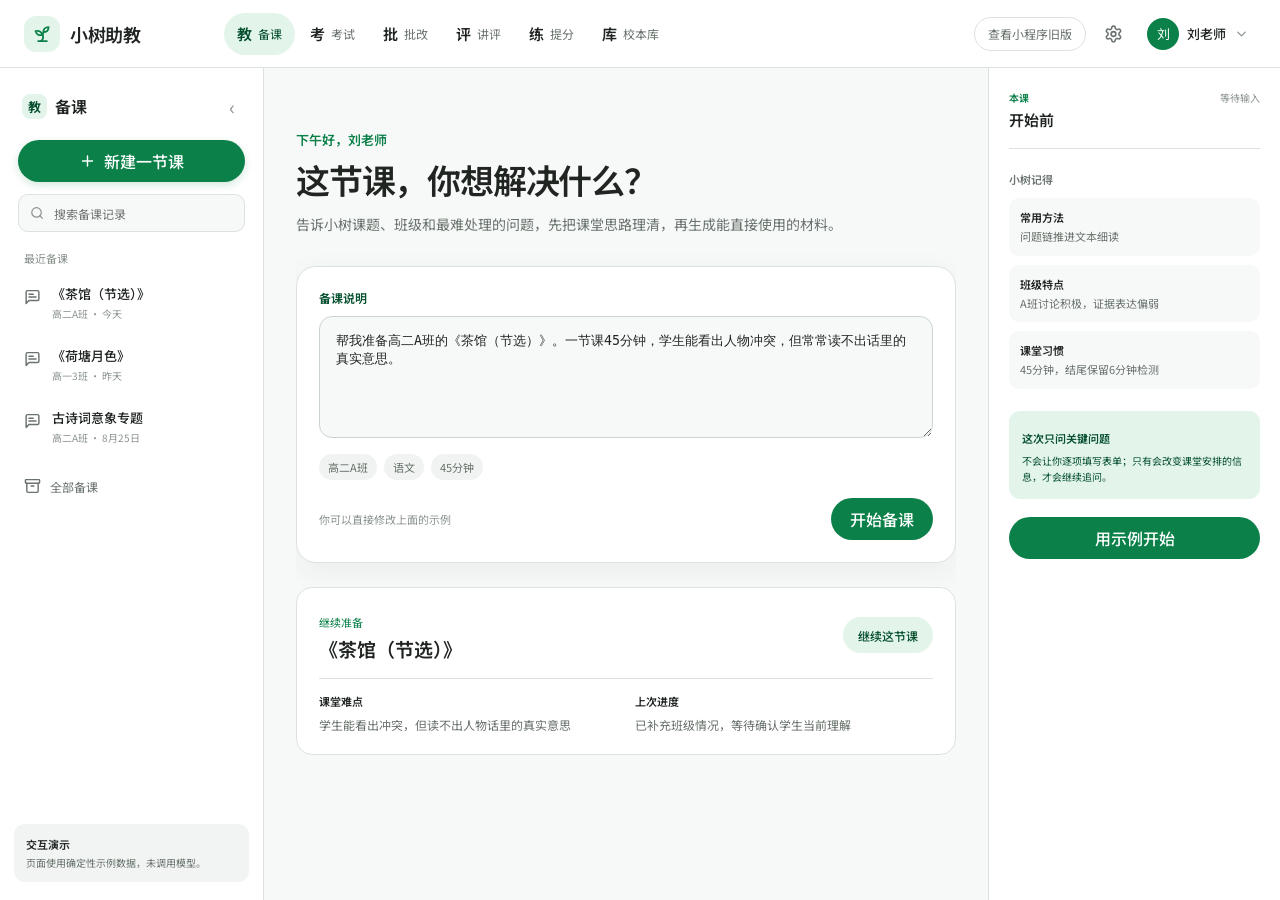
<file: index.html>
<!doctype html>
<html lang="zh-CN">
  <head>
    <meta charset="UTF-8" />
    <meta name="viewport" content="width=device-width, initial-scale=1.0" />
    <meta name="theme-color" content="#f5f7f5" />
    <title>小树 · 《茶馆》备课验证</title>
    <script type="module" crossorigin src="./assets/index-CjXEglw-.js"></script>
    <link rel="stylesheet" crossorigin href="./assets/index-Dk1tLMw6.css">
  </head>
  <body>
    <div id="root"></div>
  </body>
</html>
</file>
